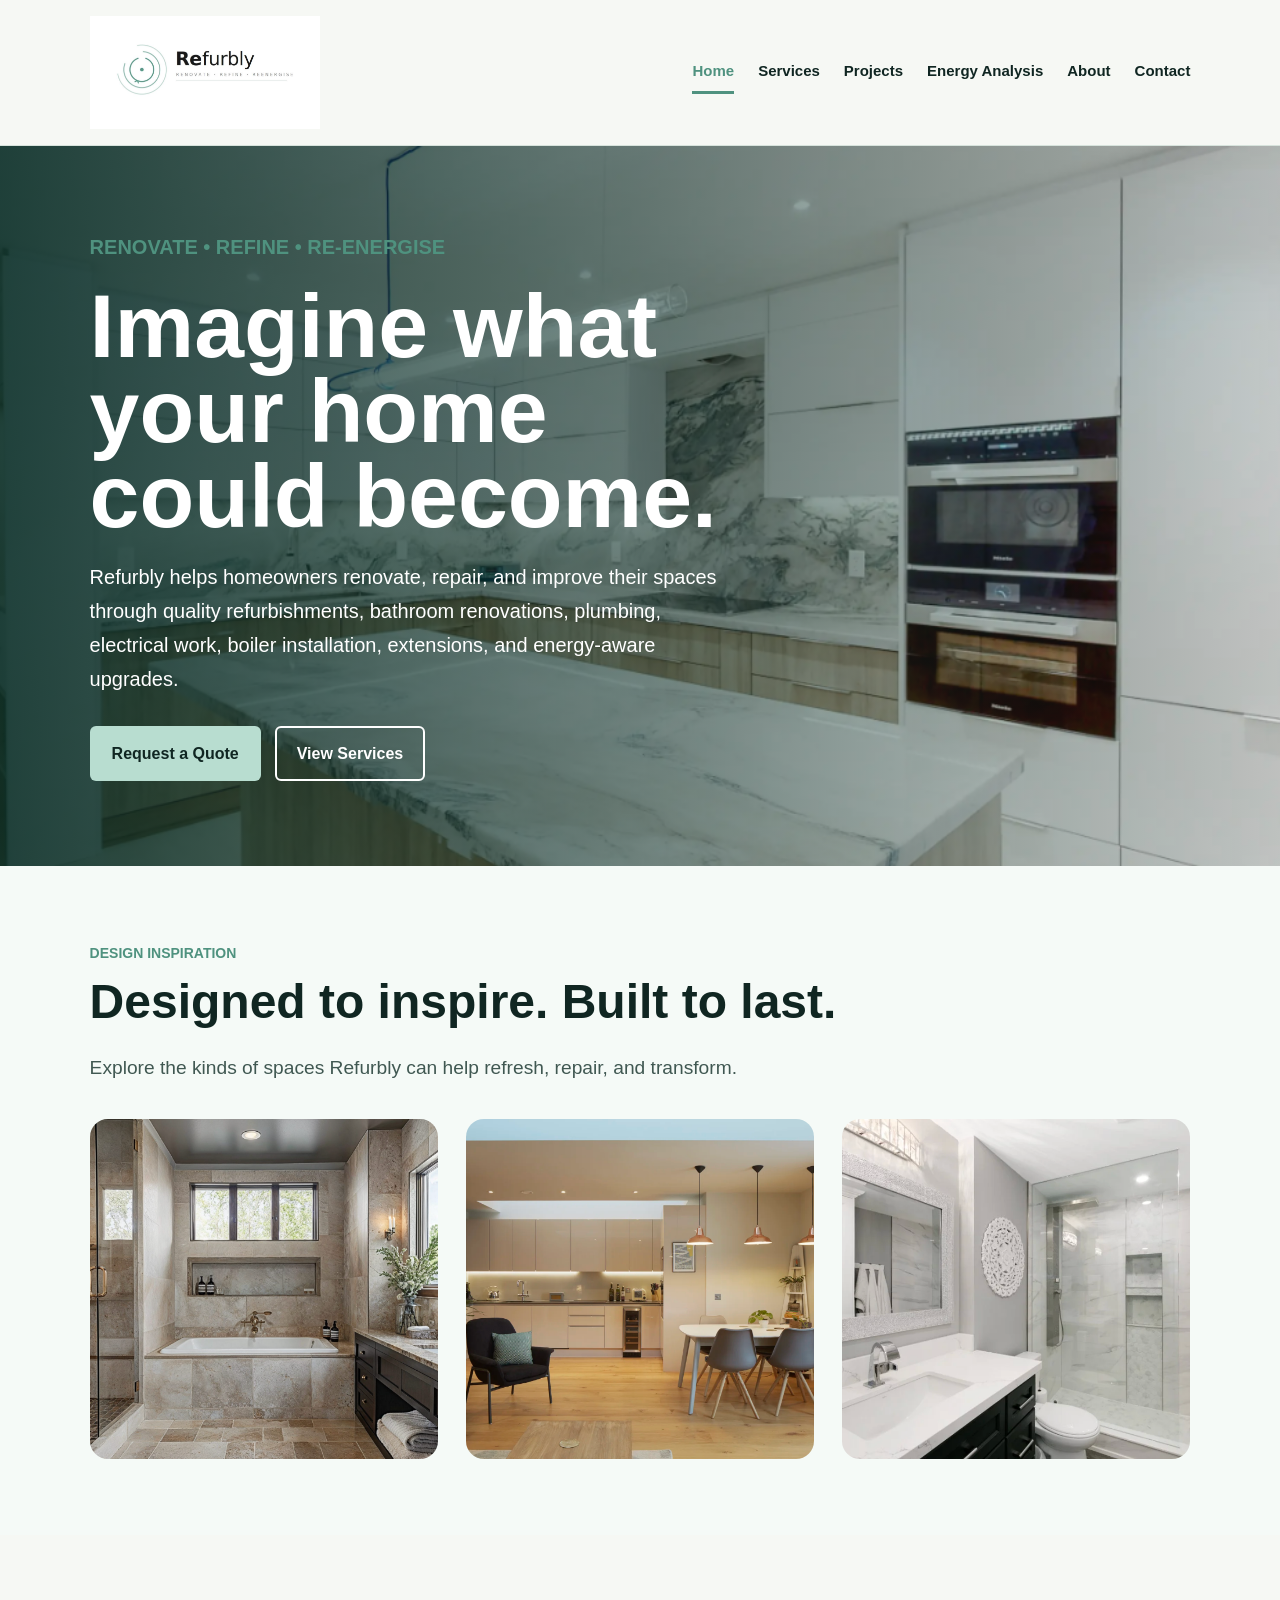
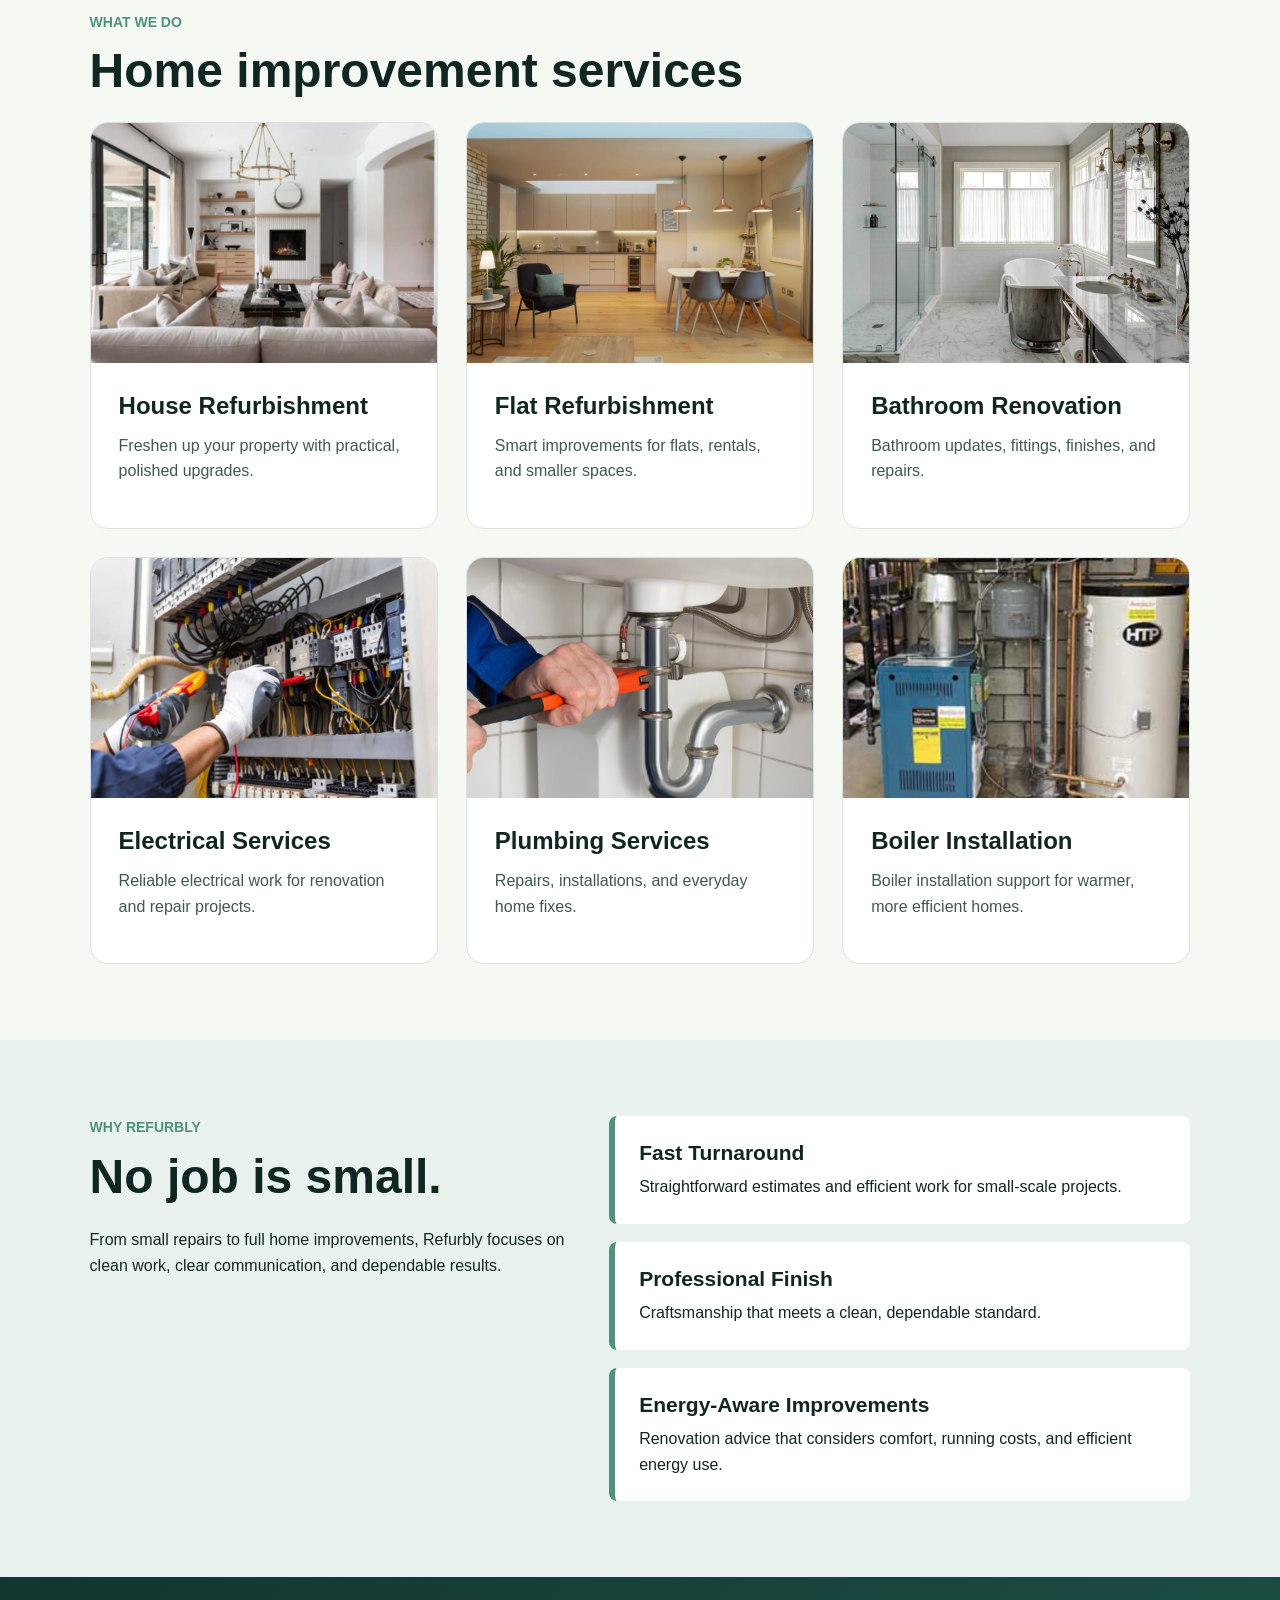
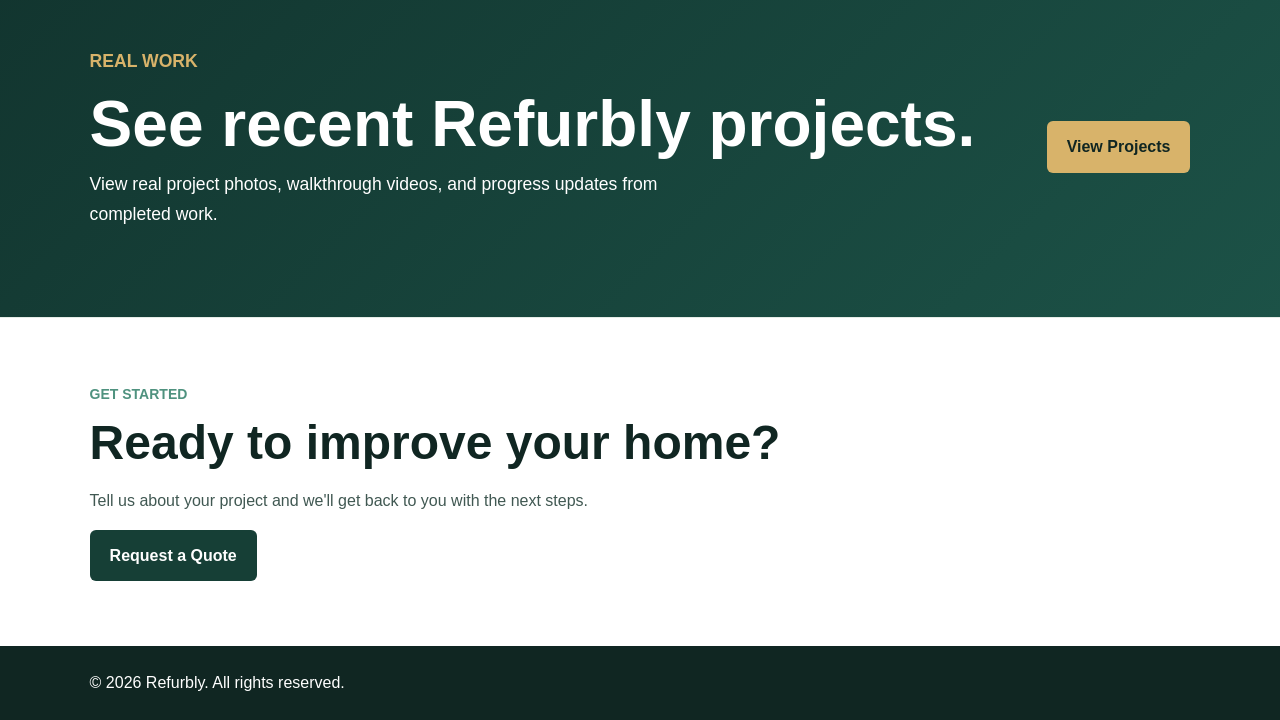
<file: index.html>
<!DOCTYPE html>
<html lang="en">
<head>
  <meta charset="UTF-8" />
  <meta name="viewport" content="width=device-width, initial-scale=1.0" />
  <title>Refurbly | Renovate, Refine, Re-energise</title>
  <link rel="icon" type="image/png" href="images/favicon.png">
  <link rel="stylesheet" href="style.css" />
</head>

<body>
  <header class="site-header">
    <a class="logo-link" href="index.html">
      <img src="images/logo.png" alt="Refurbly logo" class="logo" />
    </a>

    <nav class="nav-links" aria-label="Main navigation">
      <a href="index.html" class="active">Home</a>
      <a href="services.html">Services</a>
      <a href="projects.html">Projects</a>
      <a href="energy.html">Energy Analysis</a>
      <a href="about.html">About</a>
      <a href="contact.html">Contact</a>
    </nav>
  </header>

  <main>
    <section class="hero-photo" style="background-image: url('images/hero-kitchen.png');">
      <div class="hero-photo-overlay">
        <div class="hero-photo-text">
          <p class="eyebrow">Renovate • Refine • Re-energise</p>
          <h1>Imagine what your home could become.</h1>
          <p>
            Refurbly helps homeowners renovate, repair, and improve their spaces through
            quality refurbishments, bathroom renovations, plumbing, electrical work,
            boiler installation, extensions, and energy-aware upgrades.
          </p>

          <div class="hero-actions">
            <a class="button primary-button" href="contact.html">Request a Quote</a>
            <a class="button secondary-button light-button" href="services.html">View Services</a>
          </div>
        </div>
      </div>
    </section>

    <section class="section inspiration-section">
      <p class="eyebrow">Design inspiration</p>
      <h2>Designed to inspire. Built to last.</h2>
      <p class="section-intro">
        Explore the kinds of spaces Refurbly can help refresh, repair, and transform.
      </p>

      <div class="inspiration-grid">
        <img src="images/hero-luxury-bathroom.png" alt="Luxury bathroom inspiration" />
        <img src="images/hero-open-plan.png" alt="Open plan kitchen and living space" />
        <img src="images/hero-bathroom.png" alt="Modern bathroom inspiration" />
      </div>
    </section>

    <section class="section">
      <p class="eyebrow">What we do</p>
      <h2>Home improvement services</h2>

      <div class="service-grid image-service-grid">
        <article class="image-card">
          <img src="images/service-house.png" alt="House refurbishment" />
          <div>
            <h3>House Refurbishment</h3>
            <p>Freshen up your property with practical, polished upgrades.</p>
          </div>
        </article>

        <article class="image-card">
          <img src="images/service-flat.png" alt="Flat refurbishment" />
          <div>
            <h3>Flat Refurbishment</h3>
            <p>Smart improvements for flats, rentals, and smaller spaces.</p>
          </div>
        </article>

        <article class="image-card">
          <img src="images/service-bathroom.png" alt="Bathroom renovation" />
          <div>
            <h3>Bathroom Renovation</h3>
            <p>Bathroom updates, fittings, finishes, and repairs.</p>
          </div>
        </article>

        <article class="image-card">
          <img src="images/service-electrical.png" alt="Electrical services" />
          <div>
            <h3>Electrical Services</h3>
            <p>Reliable electrical work for renovation and repair projects.</p>
          </div>
        </article>

        <article class="image-card">
          <img src="images/service-plumbing.png" alt="Plumbing services" />
          <div>
            <h3>Plumbing Services</h3>
            <p>Repairs, installations, and everyday home fixes.</p>
          </div>
        </article>

        <article class="image-card">
          <img src="images/service-boiler.png" alt="Boiler installation" />
          <div>
            <h3>Boiler Installation</h3>
            <p>Boiler installation support for warmer, more efficient homes.</p>
          </div>
        </article>
      </div>
    </section>

    <section class="split-section">
      <div>
        <p class="eyebrow">Why Refurbly</p>
        <h2>No job is small.</h2>
        <p>
          From small repairs to full home improvements, Refurbly focuses on clean work,
          clear communication, and dependable results.
        </p>
      </div>

      <div class="feature-list">
        <div>
          <h3>Fast Turnaround</h3>
          <p>Straightforward estimates and efficient work for small-scale projects.</p>
        </div>
        <div>
          <h3>Professional Finish</h3>
          <p>Craftsmanship that meets a clean, dependable standard.</p>
        </div>
        <div>
          <h3>Energy-Aware Improvements</h3>
          <p>Renovation advice that considers comfort, running costs, and efficient energy use.</p>
        </div>
      </div>
    </section>

    <section class="project-preview">
      <div>
        <p class="eyebrow">Real work</p>
        <h2>See recent Refurbly projects.</h2>
        <p>
          View real project photos, walkthrough videos, and progress updates from completed work.
        </p>
      </div>

      <a class="button primary-button" href="projects.html">View Projects</a>
    </section>

    <!-- CONTACT -->
    <section class="contact-section">
      <p class="eyebrow">Get Started</p>

      <h2>Ready to improve your home?</h2>

      <p>
      Tell us about your project and we'll get back to you with the next steps.
      </p>

      <a class="button primary-button" href="contact.html">
      Request a Quote
      </a>
      </section>
  </main>

  <footer>
    <p>© 2026 Refurbly. All rights reserved.</p>
  </footer>
</body>
</html>
</file>
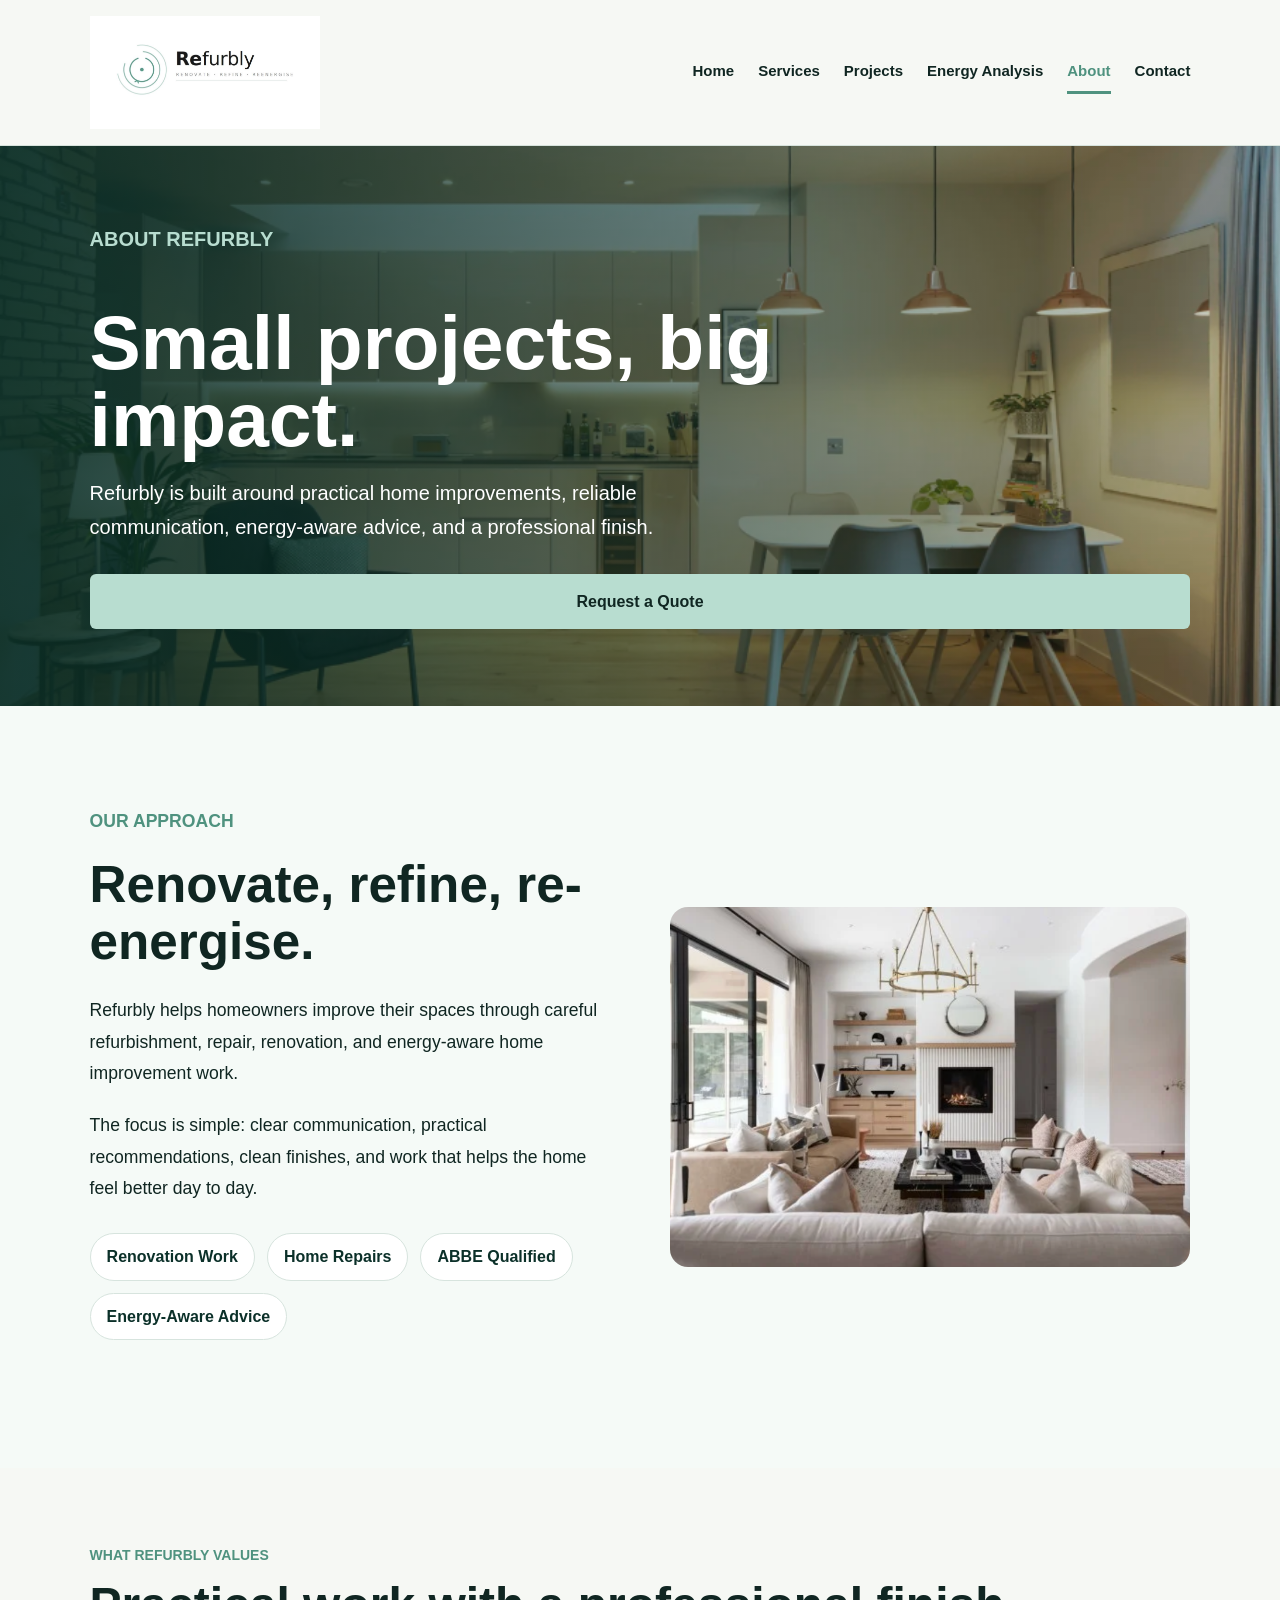
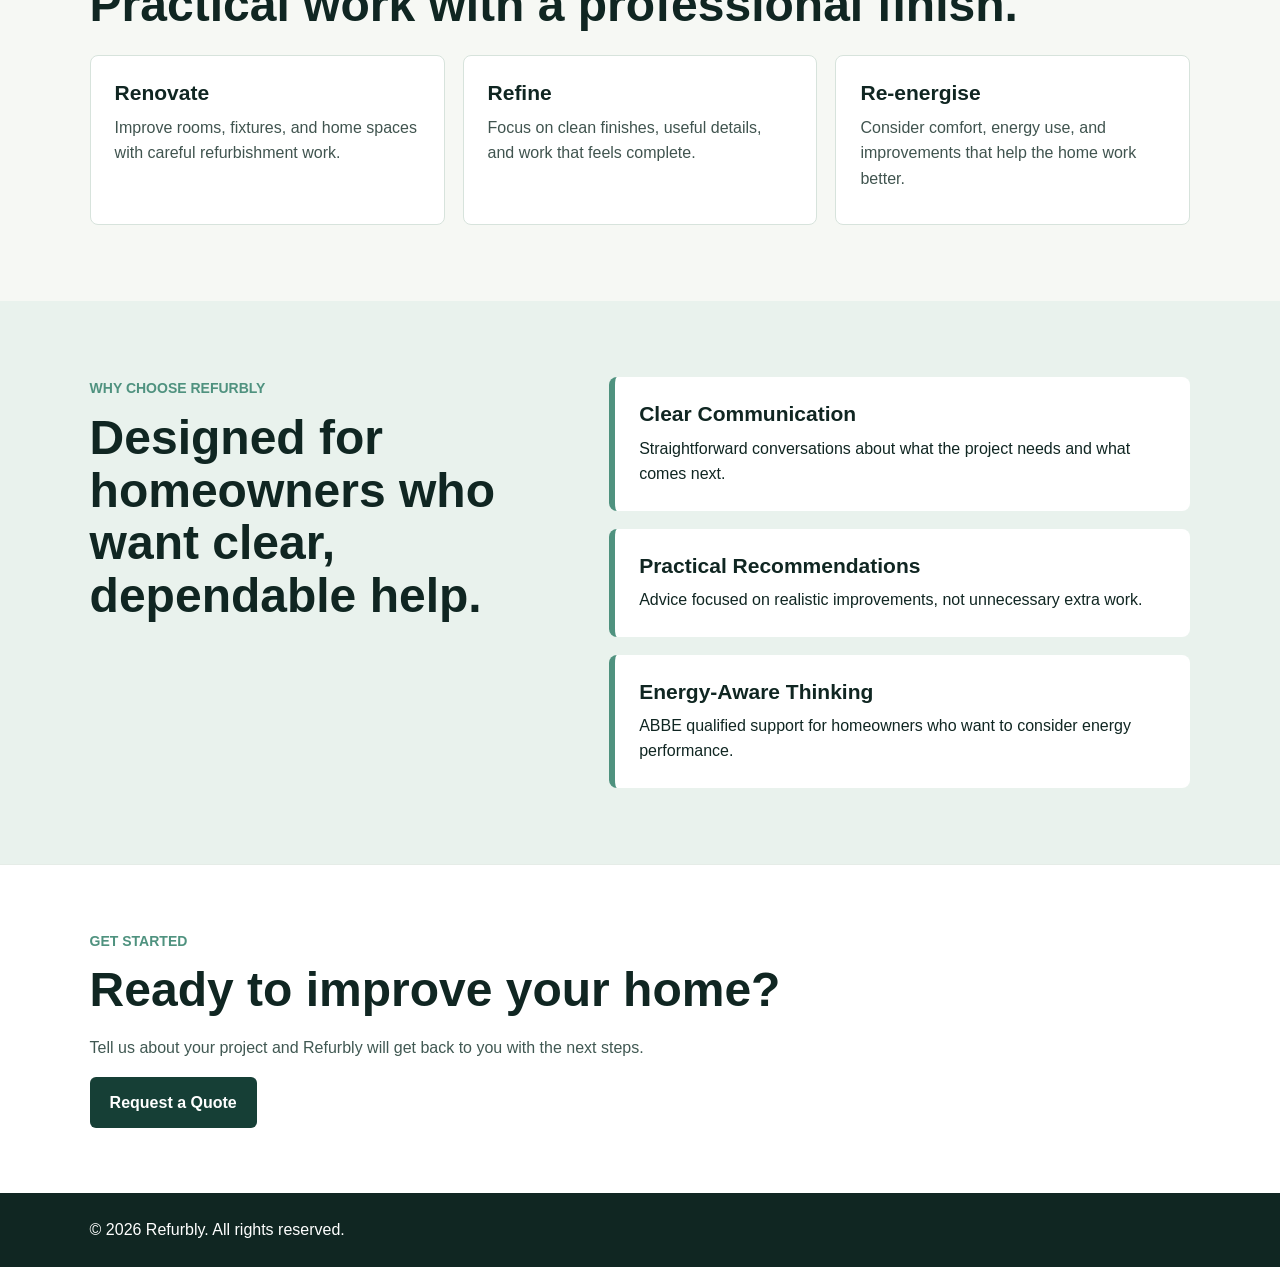
<file: about.html>
<!DOCTYPE html>
<html lang="en">
<head>
  <meta charset="UTF-8" />
  <meta name="viewport" content="width=device-width, initial-scale=1.0" />
  <title>About | Refurbly</title>
  <link rel="icon" type="image/png" href="images/favicon.png">
  <link rel="stylesheet" href="style.css" />
</head>

<body>
  <header class="site-header">
    <a class="logo-link" href="index.html">
      <img src="images/logo.png" alt="Refurbly logo" class="logo" />
    </a>

    <nav class="nav-links">
      <a href="index.html">Home</a>
      <a href="services.html">Services</a>
      <a href="projects.html">Projects</a>
      <a href="energy.html">Energy Analysis</a>
      <a href="about.html" class="active">About</a>
      <a href="contact.html">Contact</a>
    </nav>
  </header>

  <main>
    <section class="services-hero" style="background-image: url('images/hero-open-plan.png');">
      <div class="services-hero-overlay">
        <p class="eyebrow">About Refurbly</p>
        <h1>Small projects, big impact.</h1>
        <p>
          Refurbly is built around practical home improvements, reliable communication,
          energy-aware advice, and a professional finish.
        </p>
        <a class="button primary-button" href="contact.html">Request a Quote</a>
      </div>
    </section>

    <section class="energy-highlight">
      <div class="energy-content">
        <p class="eyebrow">Our Approach</p>
        <h2>Renovate, refine, re-energise.</h2>

        <p>
          Refurbly helps homeowners improve their spaces through careful refurbishment,
          repair, renovation, and energy-aware home improvement work.
        </p>

        <p>
          The focus is simple: clear communication, practical recommendations,
          clean finishes, and work that helps the home feel better day to day.
        </p>

        <div class="credential-list">
          <span>Renovation Work</span>
          <span>Home Repairs</span>
          <span>ABBE Qualified</span>
          <span>Energy-Aware Advice</span>
        </div>
      </div>

      <div class="energy-image">
        <img src="images/service-house.png" alt="Modern refurbished home interior">
      </div>
    </section>

    <section class="section">
      <p class="eyebrow">What Refurbly Values</p>
      <h2>Practical work with a professional finish.</h2>

      <div class="service-grid">
        <article class="service-card">
          <h3>Renovate</h3>
          <p>Improve rooms, fixtures, and home spaces with careful refurbishment work.</p>
        </article>

        <article class="service-card">
          <h3>Refine</h3>
          <p>Focus on clean finishes, useful details, and work that feels complete.</p>
        </article>

        <article class="service-card">
          <h3>Re-energise</h3>
          <p>Consider comfort, energy use, and improvements that help the home work better.</p>
        </article>
      </div>
    </section>

    <section class="split-section">
      <div>
        <p class="eyebrow">Why Choose Refurbly</p>
        <h2>Designed for homeowners who want clear, dependable help.</h2>
      </div>

      <div class="feature-list">
        <div>
          <h3>Clear Communication</h3>
          <p>Straightforward conversations about what the project needs and what comes next.</p>
        </div>

        <div>
          <h3>Practical Recommendations</h3>
          <p>Advice focused on realistic improvements, not unnecessary extra work.</p>
        </div>

        <div>
          <h3>Energy-Aware Thinking</h3>
          <p>ABBE qualified support for homeowners who want to consider energy performance.</p>
        </div>
      </div>
    </section>

    <section class="contact-section">
      <p class="eyebrow">Get Started</p>
      <h2>Ready to improve your home?</h2>
      <p>
        Tell us about your project and Refurbly will get back to you with the next steps.
      </p>
      <a class="button primary-button" href="contact.html">Request a Quote</a>
    </section>
  </main>

  <footer>
    <p>© 2026 Refurbly. All rights reserved.</p>
  </footer>
</body>
</html>
</file>
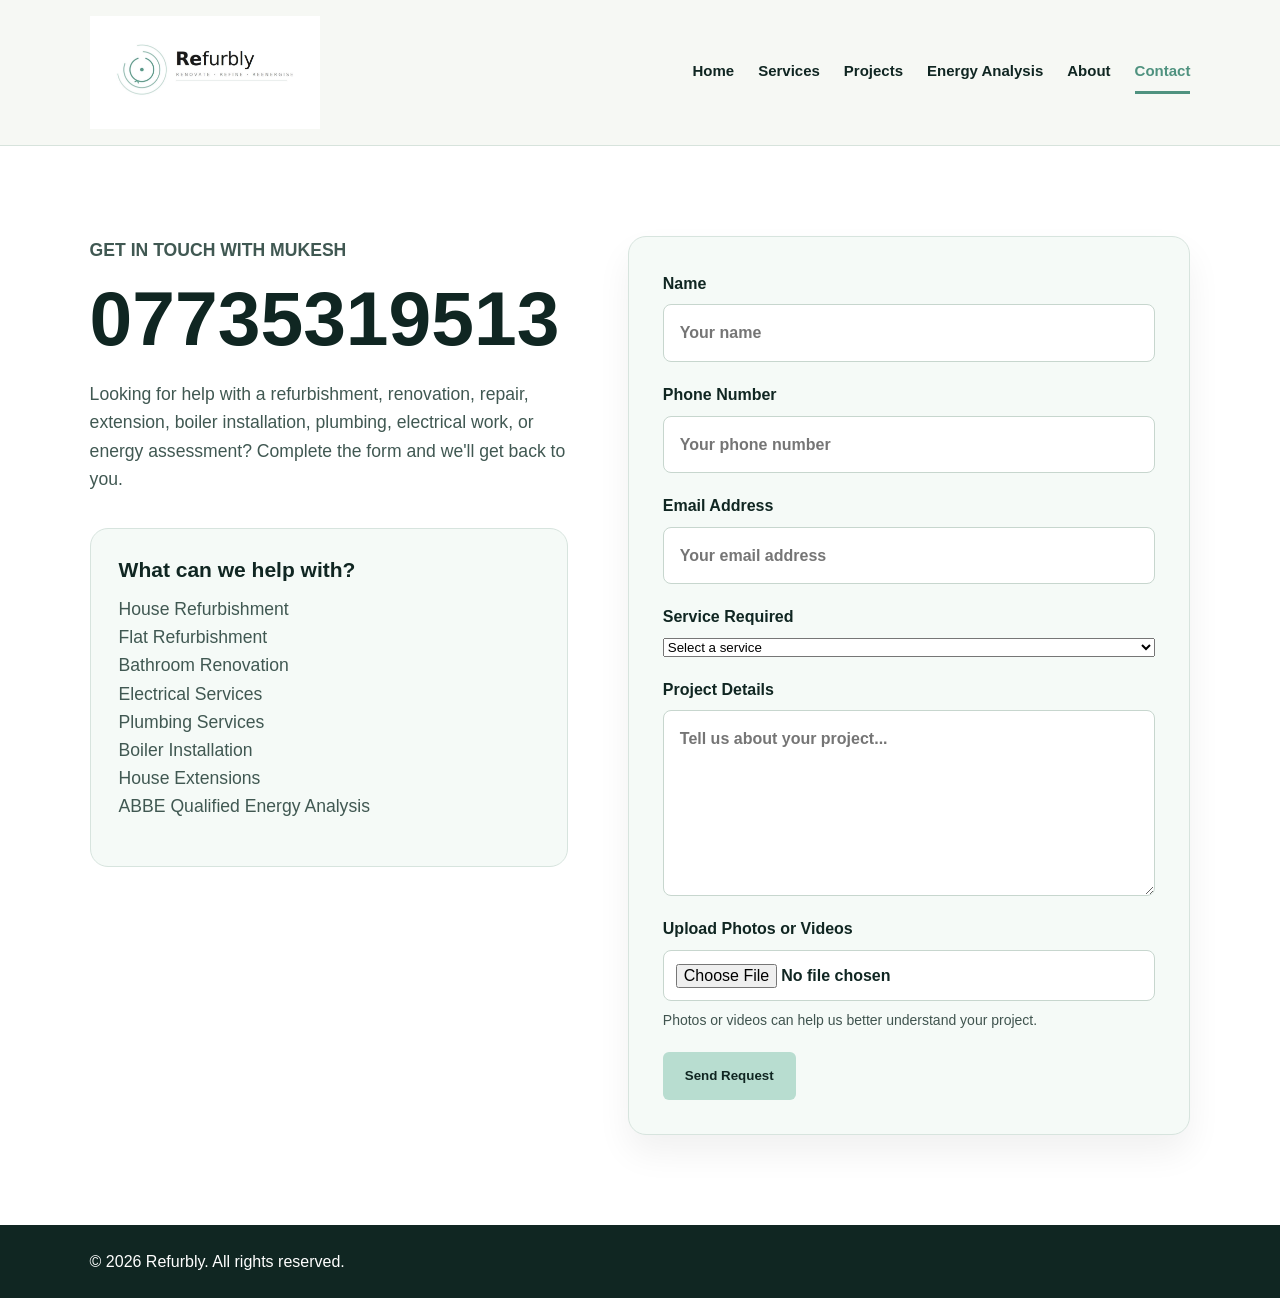
<file: contact.html>
<!DOCTYPE html>
<html lang="en">
<head>
  <meta charset="UTF-8" />
  <meta name="viewport" content="width=device-width, initial-scale=1.0" />
  <title>Contact | Refurbly</title>
  <link rel="icon" type="image/png" href="images/favicon.png">
  <link rel="stylesheet" href="style.css" />
</head>

<body>
  <header class="site-header">
    <a class="logo-link" href="index.html">
      <img src="images/logo.png" alt="Refurbly logo" class="logo" />
    </a>

    <nav class="nav-links">
      <a href="index.html">Home</a>
      <a href="services.html">Services</a>
      <a href="projects.html">Projects</a>
      <a href="energy.html">Energy Analysis</a>
      <a href="about.html">About</a>
      <a href="contact.html" class="active">Contact</a>
    </nav>
  </header>

  <main>
    <section class="section contact-page-section">
      <div class="contact-grid">

        <div class="contact-info">
          <p class="eyebrow">Get In Touch With Mukesh</p>

          <h2>07735319513</h2>

          <p>
            Looking for help with a refurbishment, renovation, repair,
            extension, boiler installation, plumbing, electrical work,
            or energy assessment? Complete the form and we'll get back to you.
          </p>

          <div class="contact-info-card">
            <h3>What can we help with?</h3>
            <p>
              House Refurbishment<br>
              Flat Refurbishment<br>
              Bathroom Renovation<br>
              Electrical Services<br>
              Plumbing Services<br>
              Boiler Installation<br>
              House Extensions<br>
              ABBE Qualified Energy Analysis
            </p>
          </div>
        </div>

        <form
          class="contact-form"
          action="https://formspree.io/f/xeewokvj"
          method="POST"
          enctype="multipart/form-data"
        >

          <label>
            Name
            <input
              type="text"
              name="name"
              placeholder="Your name"
              required
            />
          </label>

          <label>
            Phone Number
            <input
              type="tel"
              name="phone"
              placeholder="Your phone number"
              required
            />
          </label>

          <label>
            Email Address
            <input
              type="email"
              name="email"
              placeholder="Your email address"
              required
            />
          </label>

          <label>
            Service Required
            <select name="service" required>
              <option value="">Select a service</option>
              <option>House Refurbishment</option>
              <option>Flat Refurbishment</option>
              <option>Bathroom Renovation</option>
              <option>Electrical Services</option>
              <option>Plumbing Services</option>
              <option>Boiler Installation</option>
              <option>House Extension</option>
              <option>Energy Analysis</option>
            </select>
          </label>

          <label>
            Project Details
            <textarea
              name="message"
              rows="6"
              placeholder="Tell us about your project..."
              required
            ></textarea>
          </label>

          <label>
            Upload Photos or Videos
            <input
              type="file"
              name="attachment"
              accept="image/*,video/*"
            />
            <span class="field-note">
              Photos or videos can help us better understand your project.
            </span>
          </label>

          <button class="button primary-button" type="submit">
            Send Request
          </button>

        </form>

      </div>
    </section>
  </main>

  <footer>
    <p>© 2026 Refurbly. All rights reserved.</p>
  </footer>
</body>
</html>
</file>
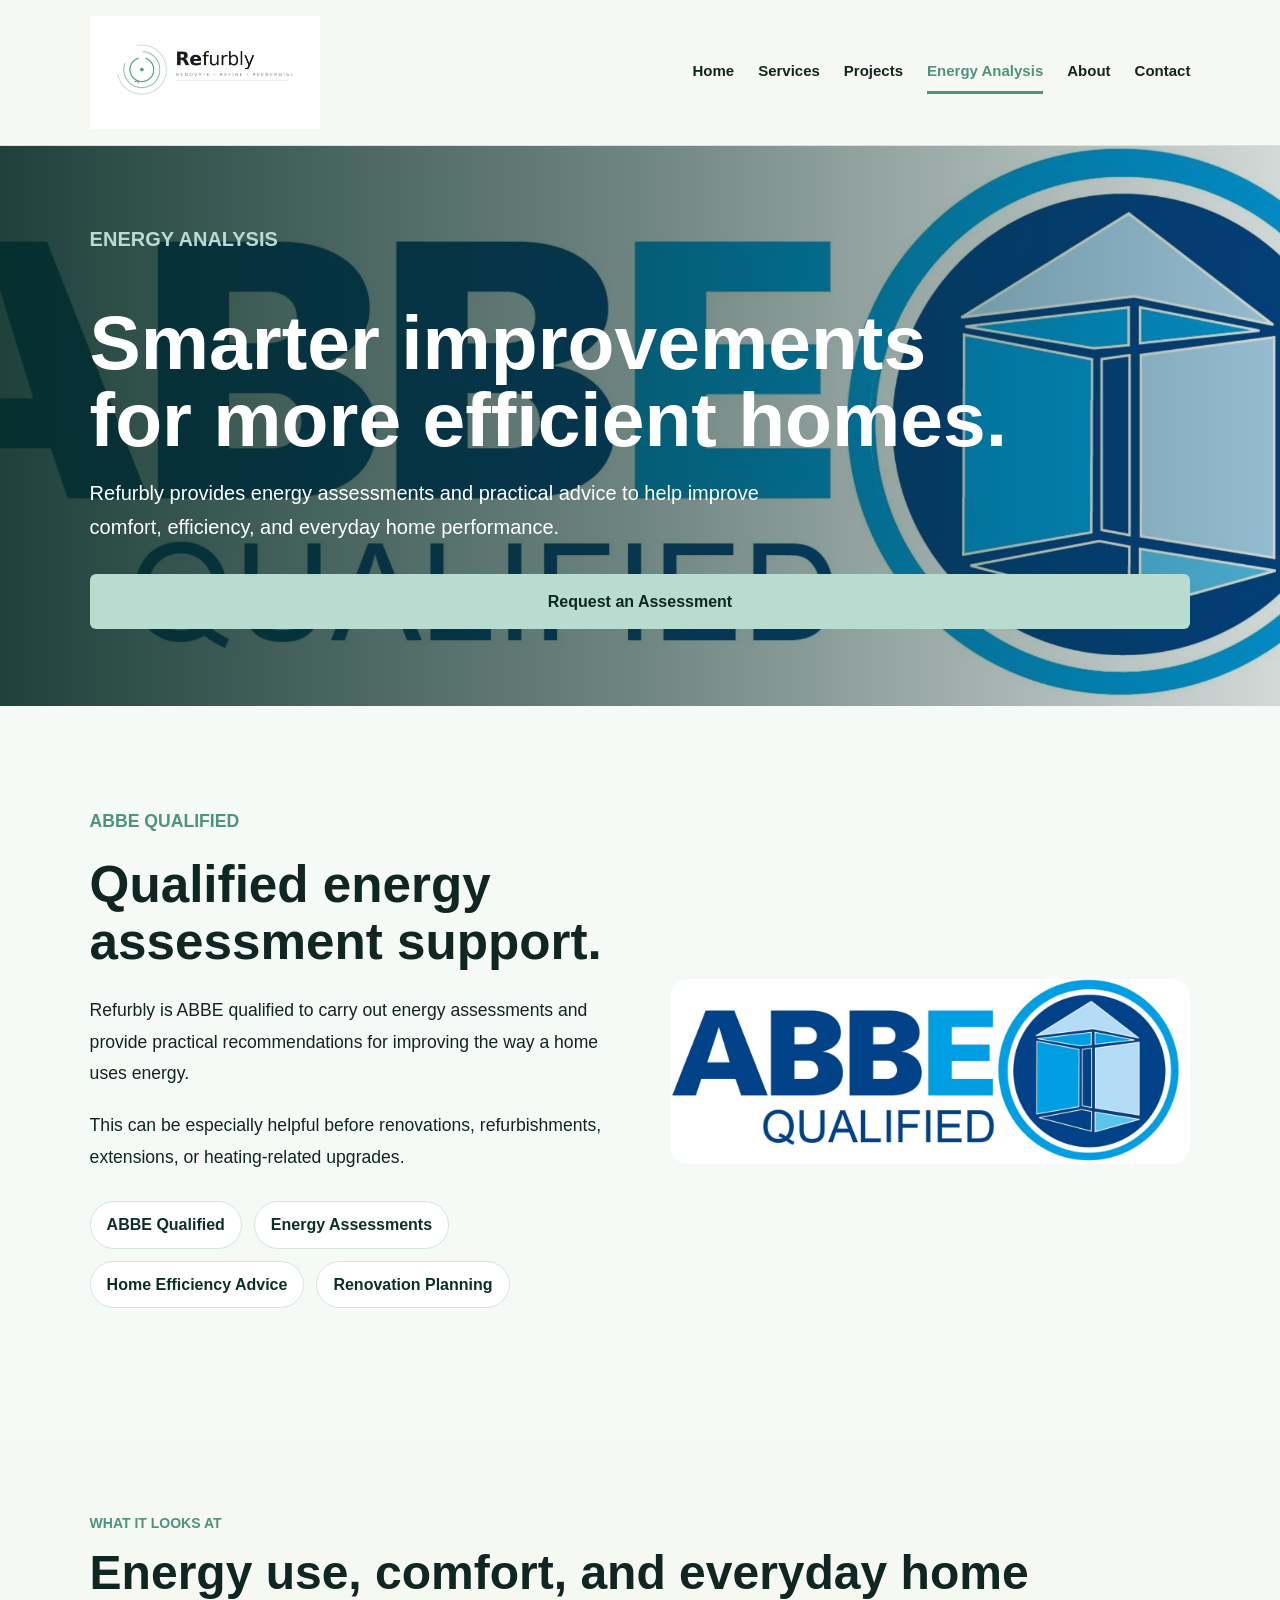
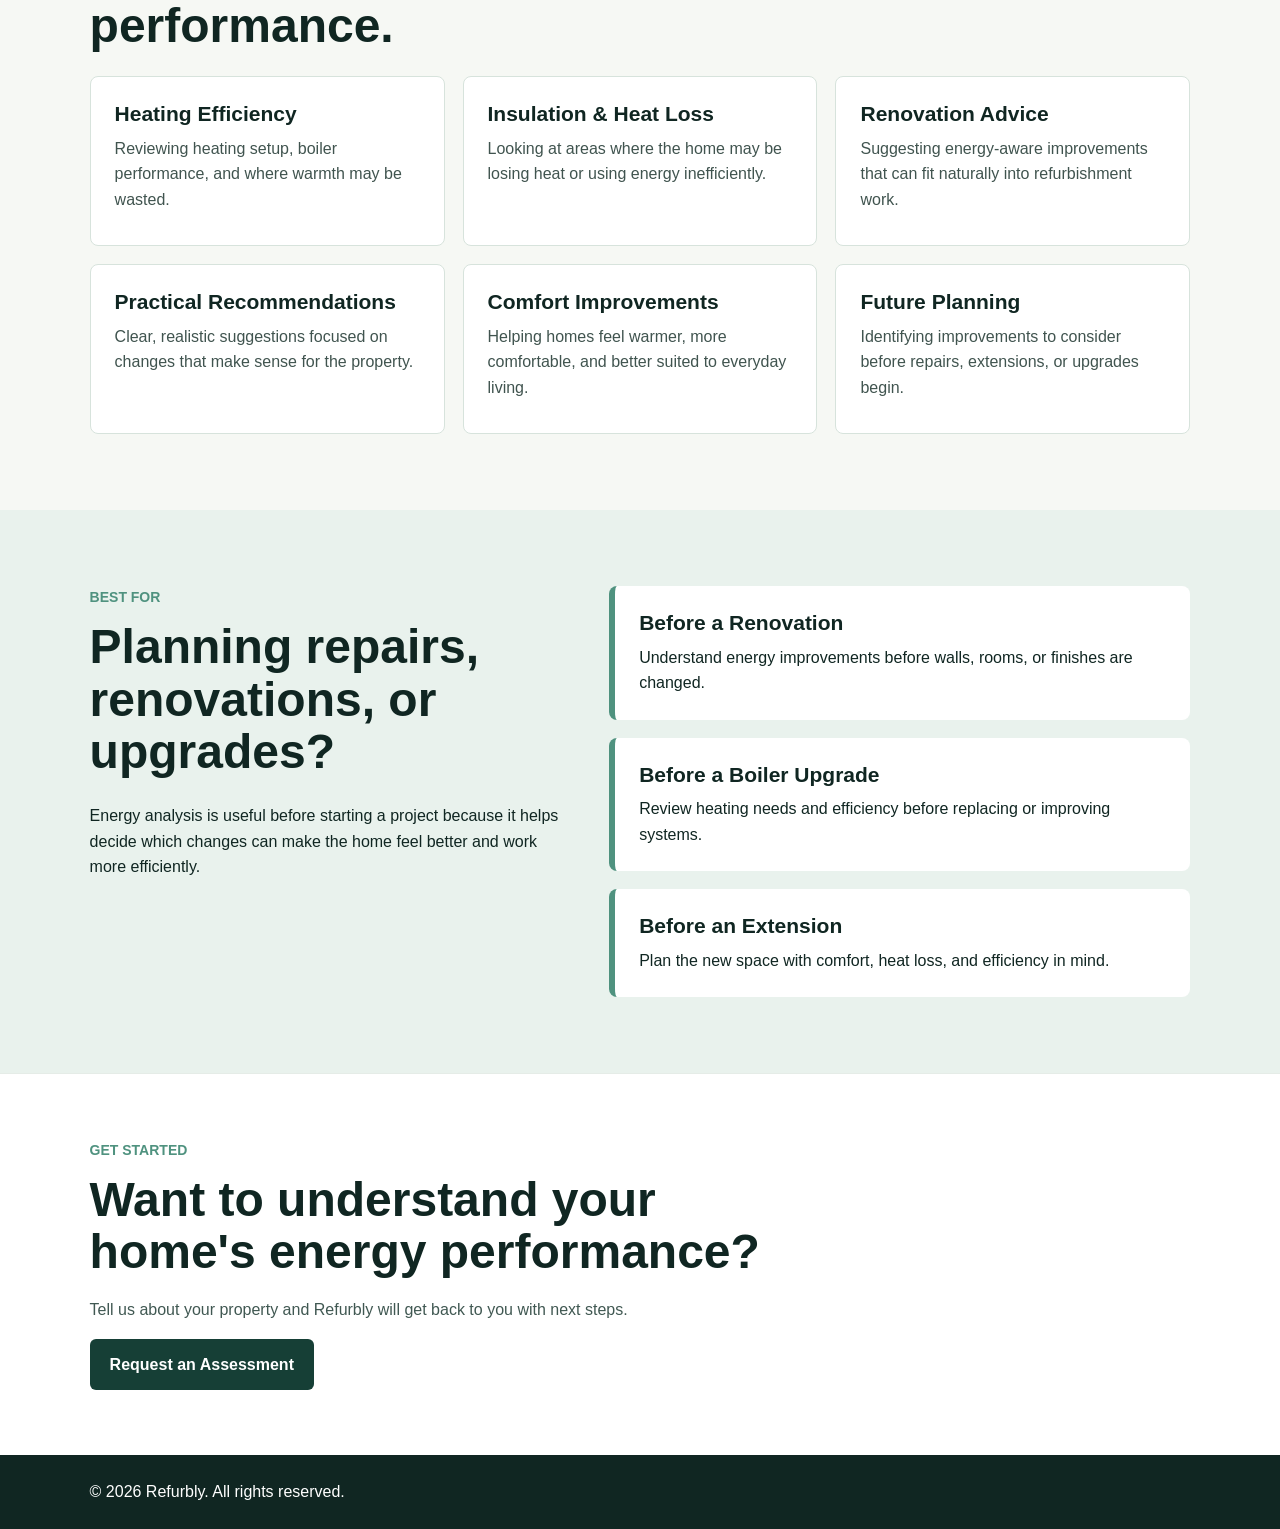
<file: energy.html>
<!DOCTYPE html>
<html lang="en">
<head>
  <meta charset="UTF-8" />
  <meta name="viewport" content="width=device-width, initial-scale=1.0" />
  <title>Energy Analysis | Refurbly</title>
  <link rel="icon" type="image/png" href="images/favicon.png">
  <link rel="stylesheet" href="style.css" />
</head>

<body>
  <header class="site-header">
    <a class="logo-link" href="index.html">
      <img src="images/logo.png" alt="Refurbly logo" class="logo" />
    </a>

    <nav class="nav-links">
      <a href="index.html">Home</a>
      <a href="services.html">Services</a>
      <a href="projects.html">Projects</a>
      <a href="energy.html" class="active">Energy Analysis</a>
      <a href="about.html">About</a>
      <a href="contact.html">Contact</a>
    </nav>
  </header>

  <main>
    <section class="services-hero" style="background-image: url('images/service-energy.png');">
      <div class="services-hero-overlay">
        <p class="eyebrow">Energy Analysis</p>
        <h1>Smarter improvements for more efficient homes.</h1>
        <p>
          Refurbly provides energy assessments and practical advice to help improve
          comfort, efficiency, and everyday home performance.
        </p>
        <a class="button primary-button" href="contact.html">Request an Assessment</a>
      </div>
    </section>

    <section class="energy-highlight">
      <div class="energy-content">
        <p class="eyebrow">ABBE Qualified</p>
        <h2>Qualified energy assessment support.</h2>

        <p>
          Refurbly is ABBE qualified to carry out energy assessments and provide
          practical recommendations for improving the way a home uses energy.
        </p>

        <p>
          This can be especially helpful before renovations, refurbishments,
          extensions, or heating-related upgrades.
        </p>

        <div class="credential-list">
          <span>ABBE Qualified</span>
          <span>Energy Assessments</span>
          <span>Home Efficiency Advice</span>
          <span>Renovation Planning</span>
        </div>
      </div>

      <div class="energy-image">
        <img src="images/service-energy.png" alt="Energy assessment and home efficiency analysis">
      </div>
    </section>

    <section class="section">
      <p class="eyebrow">What it looks at</p>
      <h2>Energy use, comfort, and everyday home performance.</h2>

      <div class="service-grid">
        <article class="service-card">
          <h3>Heating Efficiency</h3>
          <p>Reviewing heating setup, boiler performance, and where warmth may be wasted.</p>
        </article>

        <article class="service-card">
          <h3>Insulation & Heat Loss</h3>
          <p>Looking at areas where the home may be losing heat or using energy inefficiently.</p>
        </article>

        <article class="service-card">
          <h3>Renovation Advice</h3>
          <p>Suggesting energy-aware improvements that can fit naturally into refurbishment work.</p>
        </article>

        <article class="service-card">
          <h3>Practical Recommendations</h3>
          <p>Clear, realistic suggestions focused on changes that make sense for the property.</p>
        </article>

        <article class="service-card">
          <h3>Comfort Improvements</h3>
          <p>Helping homes feel warmer, more comfortable, and better suited to everyday living.</p>
        </article>

        <article class="service-card">
          <h3>Future Planning</h3>
          <p>Identifying improvements to consider before repairs, extensions, or upgrades begin.</p>
        </article>
      </div>
    </section>

    <section class="split-section">
      <div>
        <p class="eyebrow">Best for</p>
        <h2>Planning repairs, renovations, or upgrades?</h2>
        <p>
          Energy analysis is useful before starting a project because it helps decide
          which changes can make the home feel better and work more efficiently.
        </p>
      </div>

      <div class="feature-list">
        <div>
          <h3>Before a Renovation</h3>
          <p>Understand energy improvements before walls, rooms, or finishes are changed.</p>
        </div>

        <div>
          <h3>Before a Boiler Upgrade</h3>
          <p>Review heating needs and efficiency before replacing or improving systems.</p>
        </div>

        <div>
          <h3>Before an Extension</h3>
          <p>Plan the new space with comfort, heat loss, and efficiency in mind.</p>
        </div>
      </div>
    </section>

    <section class="contact-section">
      <p class="eyebrow">Get Started</p>
      <h2>Want to understand your home's energy performance?</h2>
      <p>
        Tell us about your property and Refurbly will get back to you with next steps.
      </p>
      <a class="button primary-button" href="contact.html">Request an Assessment</a>
    </section>
  </main>

  <footer>
    <p>© 2026 Refurbly. All rights reserved.</p>
  </footer>
</body>
</html>
</file>
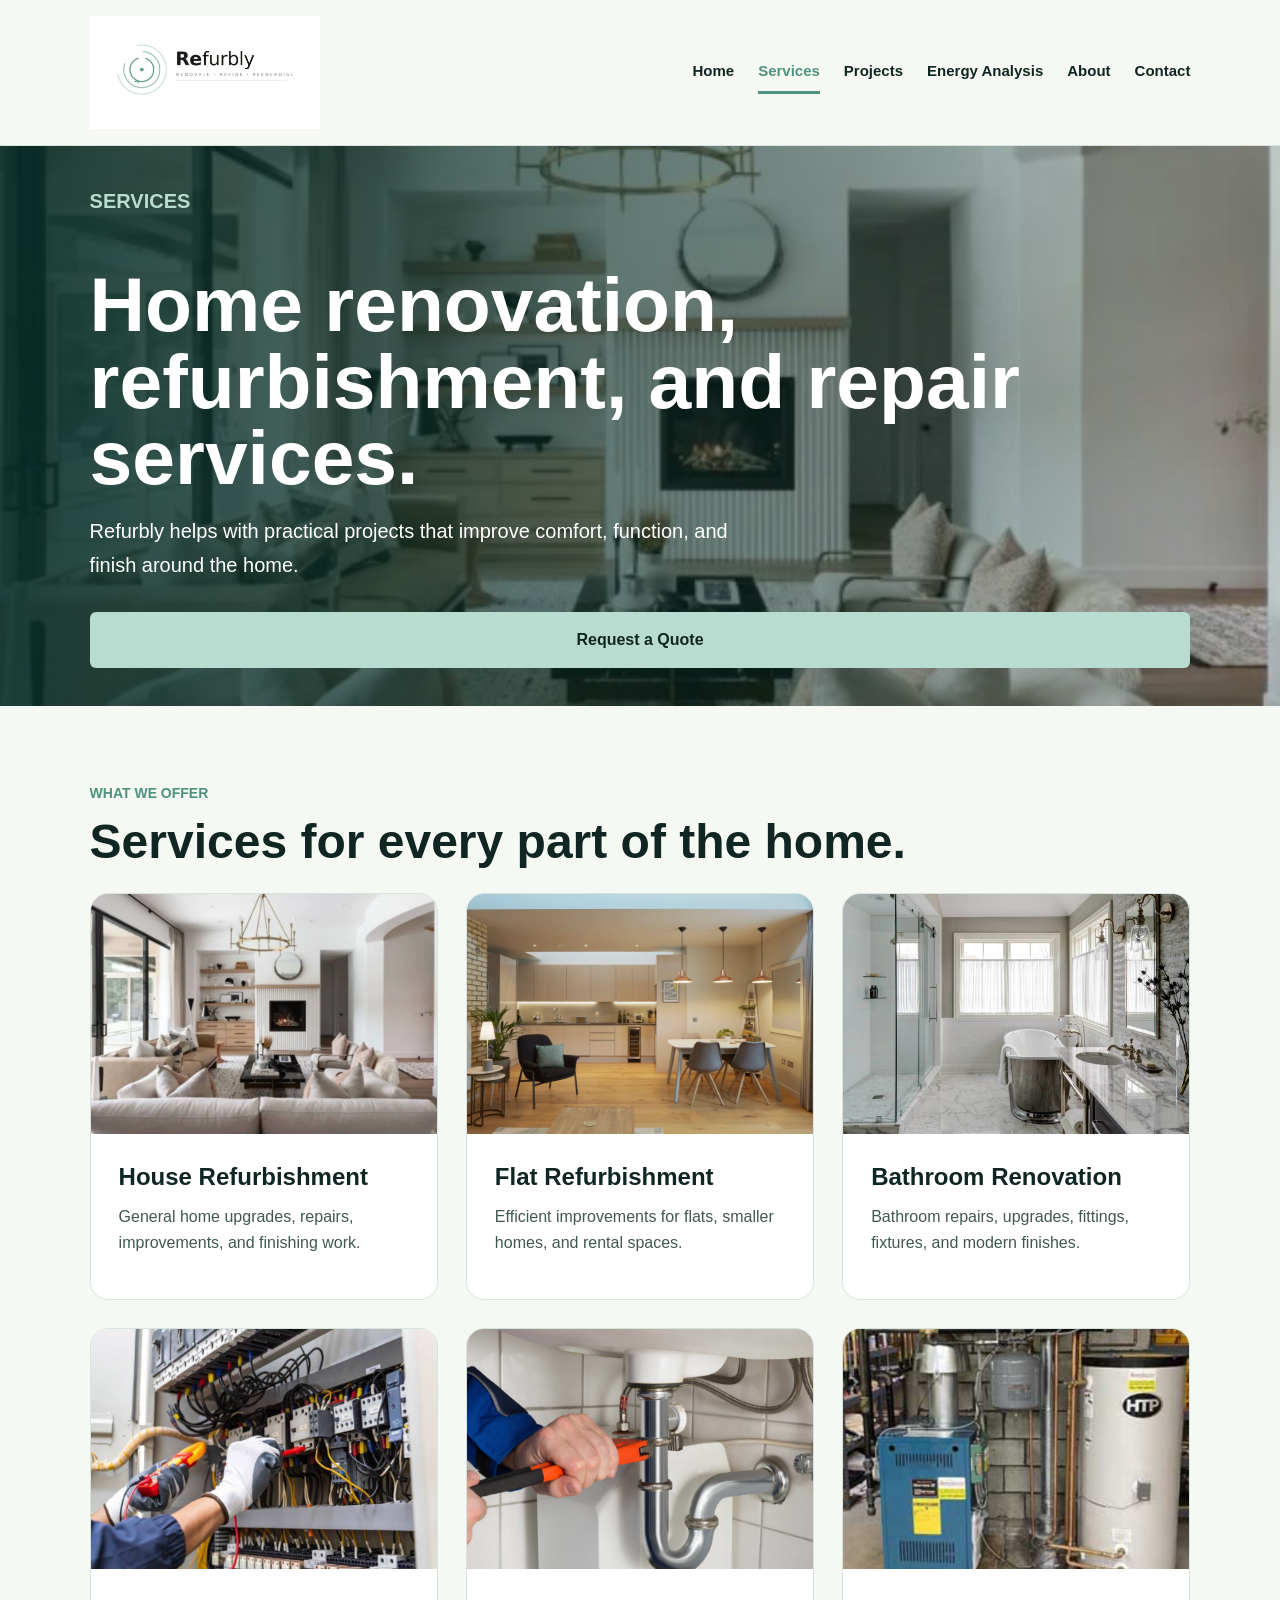
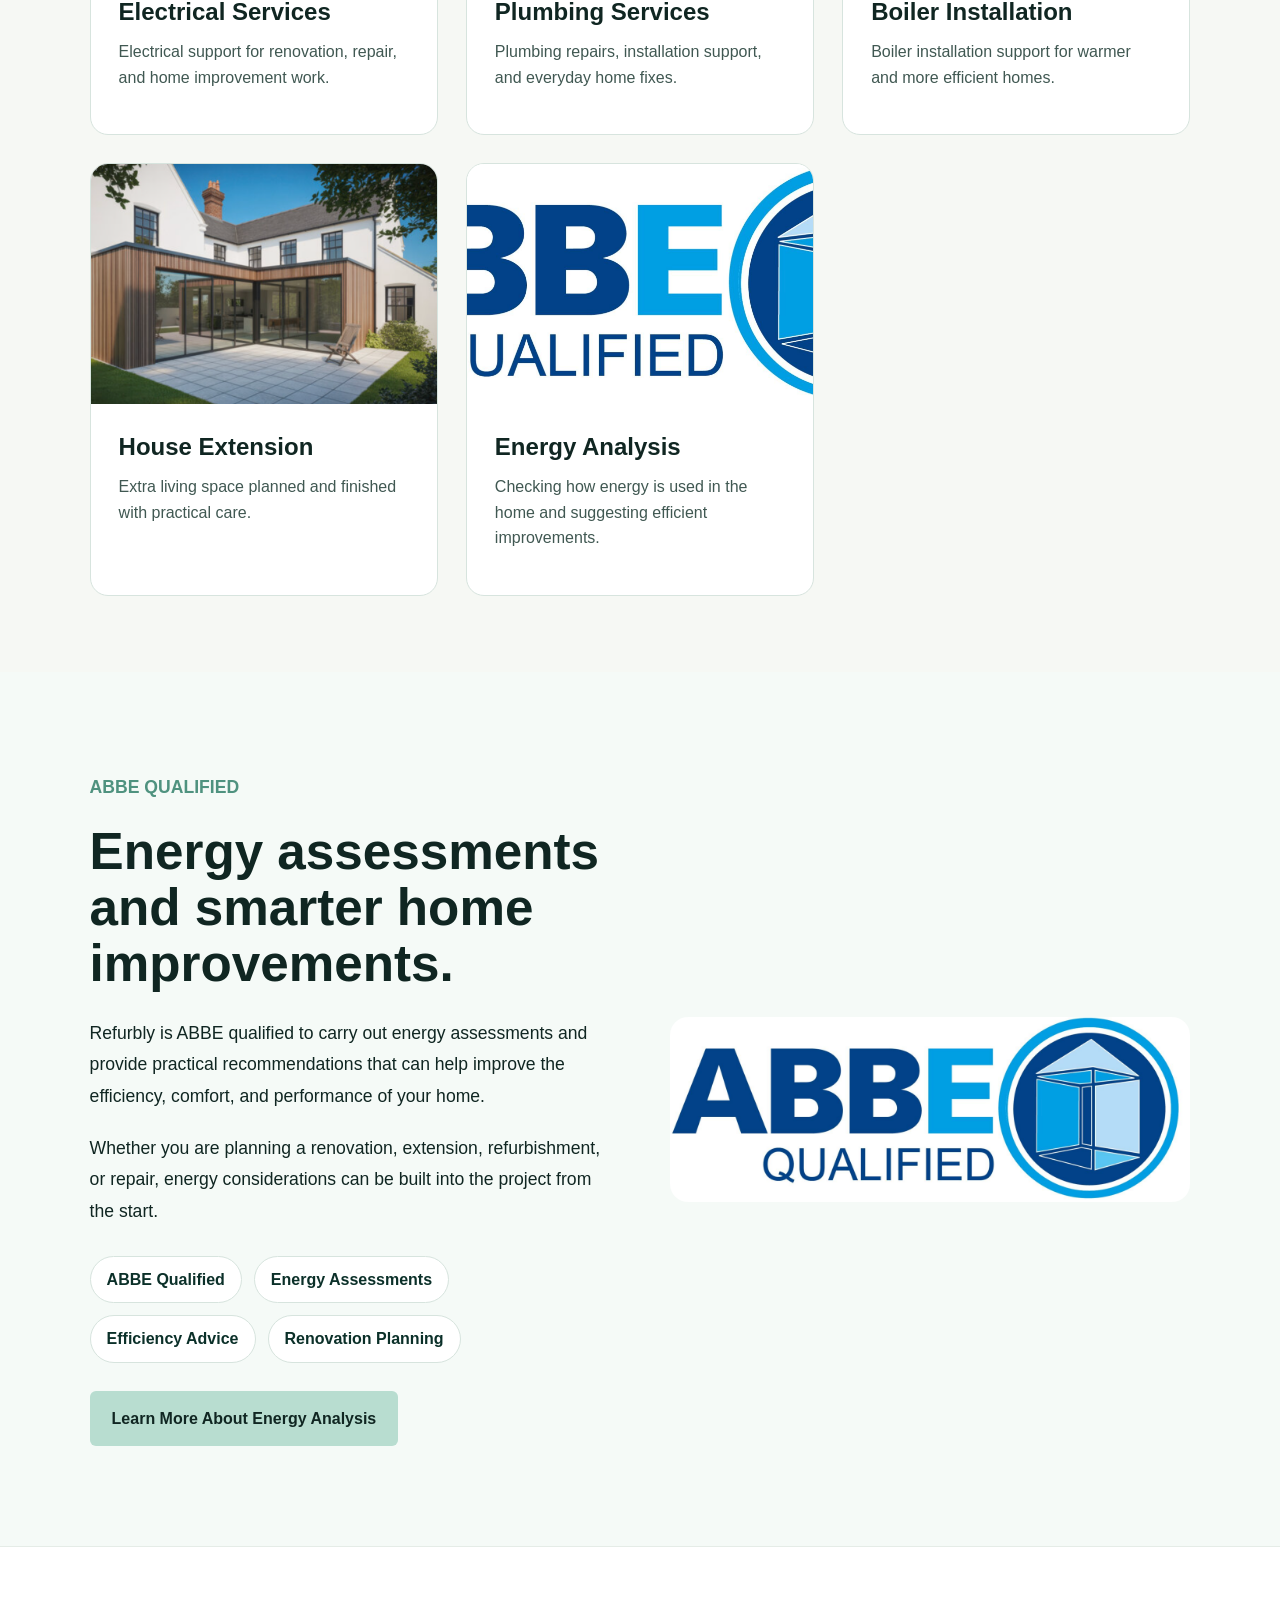
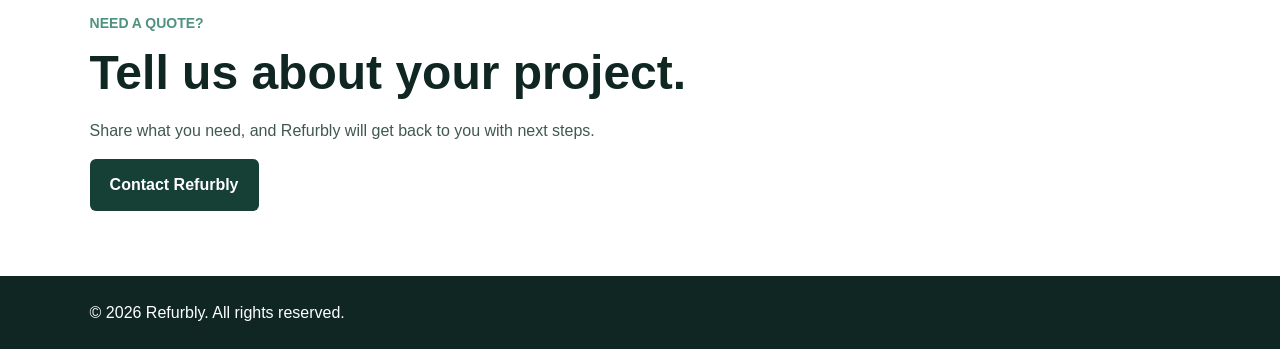
<file: services.html>
<!DOCTYPE html>
<html lang="en">
<head>
  <meta charset="UTF-8" />
  <meta name="viewport" content="width=device-width, initial-scale=1.0" />
  <title>Services | Refurbly</title>
  <link rel="icon" type="image/png" href="images/favicon.png">
  <link rel="stylesheet" href="style.css" />
</head>

<body>
  <header class="site-header">
    <a class="logo-link" href="index.html">
      <img src="images/logo.png" alt="Refurbly logo" class="logo" />
    </a>

    <nav class="nav-links">
      <a href="index.html">Home</a>
      <a href="services.html" class="active">Services</a>
      <a href="projects.html">Projects</a>
      <a href="energy.html">Energy Analysis</a>
      <a href="about.html">About</a>
      <a href="contact.html">Contact</a>
    </nav>
  </header>

  <main>
    <section class="services-hero" style="background-image: url('images/service-house.png');">
      <div class="services-hero-overlay">
        <p class="eyebrow">Services</p>
        <h1>Home renovation, refurbishment, and repair services.</h1>
        <p>
          Refurbly helps with practical projects that improve comfort, function,
          and finish around the home.
        </p>
        <a class="button primary-button" href="contact.html">Request a Quote</a>
      </div>
    </section>

    <section class="section">
      <p class="eyebrow">What we offer</p>
      <h2>Services for every part of the home.</h2>

      <div class="service-grid image-service-grid">
        <article class="image-card">
          <img src="images/service-house.png" alt="House refurbishment" />
          <div>
            <h3>House Refurbishment</h3>
            <p>General home upgrades, repairs, improvements, and finishing work.</p>
          </div>
        </article>

        <article class="image-card">
          <img src="images/service-flat.png" alt="Flat refurbishment" />
          <div>
            <h3>Flat Refurbishment</h3>
            <p>Efficient improvements for flats, smaller homes, and rental spaces.</p>
          </div>
        </article>

        <article class="image-card">
          <img src="images/service-bathroom.png" alt="Bathroom renovation" />
          <div>
            <h3>Bathroom Renovation</h3>
            <p>Bathroom repairs, upgrades, fittings, fixtures, and modern finishes.</p>
          </div>
        </article>

        <article class="image-card">
          <img src="images/service-electrical.png" alt="Electrical services" />
          <div>
            <h3>Electrical Services</h3>
            <p>Electrical support for renovation, repair, and home improvement work.</p>
          </div>
        </article>

        <article class="image-card">
          <img src="images/service-plumbing.png" alt="Plumbing services" />
          <div>
            <h3>Plumbing Services</h3>
            <p>Plumbing repairs, installation support, and everyday home fixes.</p>
          </div>
        </article>

        <article class="image-card">
          <img src="images/service-boiler.png" alt="Boiler installation" />
          <div>
            <h3>Boiler Installation</h3>
            <p>Boiler installation support for warmer and more efficient homes.</p>
          </div>
        </article>

        <article class="image-card">
          <img src="images/service-extension.png" alt="House extension" />
          <div>
            <h3>House Extension</h3>
            <p>Extra living space planned and finished with practical care.</p>
          </div>
        </article>

        <article class="image-card">
          <img src="images/service-energy.png" alt="Energy analysis" />
          <div>
            <h3>Energy Analysis</h3>
            <p>Checking how energy is used in the home and suggesting efficient improvements.</p>
          </div>
        </article>
      </div>
    </section>

    <section class="energy-highlight">
      <div class="energy-content">
        <p class="eyebrow">ABBE Qualified</p>
        <h2>Energy assessments and smarter home improvements.</h2>

        <p>
          Refurbly is ABBE qualified to carry out energy assessments and provide
          practical recommendations that can help improve the efficiency, comfort,
          and performance of your home.
        </p>

        <p>
          Whether you are planning a renovation, extension, refurbishment, or repair,
          energy considerations can be built into the project from the start.
        </p>

        <div class="credential-list">
          <span>ABBE Qualified</span>
          <span>Energy Assessments</span>
          <span>Efficiency Advice</span>
          <span>Renovation Planning</span>
        </div>

        <a class="button primary-button" href="energy.html">
          Learn More About Energy Analysis
        </a>
      </div>

      <div class="energy-image">
        <img src="images/service-energy.png" alt="Energy assessment and home efficiency analysis">
      </div>
    </section>

    <section class="contact-section">
      <p class="eyebrow">Need a quote?</p>
      <h2>Tell us about your project.</h2>
      <p>Share what you need, and Refurbly will get back to you with next steps.</p>
      <a class="button primary-button" href="contact.html">Contact Refurbly</a>
    </section>
  </main>

  <footer>
    <p>© 2026 Refurbly. All rights reserved.</p>
  </footer>
</body>
</html>
</file>
<file: style.css>
* {
  box-sizing: border-box;
}

html {
  scroll-behavior: smooth;
}

body {
  margin: 0;
  color: #102622;
  background: #f6f8f4;
  font-family: Arial, Helvetica, sans-serif;
  line-height: 1.6;
}

img {
  display: block;
  max-width: 100%;
}

.site-header {
  position: sticky;
  top: 0;
  z-index: 10;
  display: flex;
  align-items: center;
  justify-content: space-between;
  gap: 24px;
  padding: 16px 7%;
  background: rgba(246, 248, 244, 0.94);
  border-bottom: 1px solid #d7e3dc;
  backdrop-filter: blur(12px);
}

.logo-link {
  display: inline-flex;
  align-items: center;
}

.logo {
  width: 230px;
  height: auto;
}

.nav-links {
  display: flex;
  align-items: center;
  gap: 24px;
  font-size: 15px;
  font-weight: 700;
}

.nav-links a {
  padding: 8px 0;
  color: #102622;
  text-decoration: none;
  border-bottom: 3px solid transparent;
}

.nav-links a:hover,
.nav-links a.active {
  color: #4f927f;
  border-bottom-color: #4f927f;
}

h1,
h2,
h3,
p {
  margin-top: 0;
}

h1 {
  max-width: 980px;
  margin-bottom: 22px;
  font-size: clamp(42px, 7vw, 82px);
  line-height: 0.98;
}

h2 {
  margin-bottom: 24px;
  font-size: clamp(30px, 4vw, 48px);
  line-height: 1.1;
}

h3 {
  margin-bottom: 8px;
  font-size: 21px;
  line-height: 1.25;
}

.eyebrow {
  margin: 0 0 12px;
  color: #4f927f;
  font-size: 14px;
  font-weight: 800;
  text-transform: uppercase;
}

.hero,
.page-hero {
  color: white;
  background: linear-gradient(120deg, #102622, #37715f);
}

.hero {
  display: grid;
  grid-template-columns: minmax(0, 1fr) minmax(280px, 440px);
  align-items: center;
  gap: 56px;
  min-height: 82vh;
  padding: 56px 7%;
}

.page-hero {
  padding: 92px 7%;
}

.hero .eyebrow,
.page-hero .eyebrow {
  color: #b8ddd0;
}

.hero p,
.page-hero p {
  max-width: 720px;
  font-size: 19px;
}

.hero-actions {
  display: flex;
  flex-wrap: wrap;
  gap: 14px;
  margin-top: 30px;
}

.button {
  display: inline-flex;
  align-items: center;
  justify-content: center;
  min-height: 48px;
  padding: 13px 20px;
  border: 2px solid transparent;
  border-radius: 6px;
  font-weight: 800;
  text-decoration: none;
}

.primary-button {
  color: #102622;
  background: #b8ddd0;
}

.secondary-button {
  color: white;
  border-color: rgba(255, 255, 255, 0.58);
}

.light-button {
  color: white;
  border-color: white;
}

.section,
.split-section,
.contact-section {
  padding: 76px 7%;
}

.wide-text {
  max-width: 760px;
  font-size: 18px;
}

.service-grid {
  display: grid;
  grid-template-columns: repeat(3, minmax(0, 1fr));
  gap: 18px;
}

.service-card {
  min-height: 170px;
  padding: 24px;
  background: white;
  border: 1px solid #d7e3dc;
  border-radius: 8px;
}

.service-card p {
  margin-bottom: 0;
  color: #40544f;
}

.split-section {
  display: grid;
  grid-template-columns: minmax(0, 0.9fr) minmax(0, 1.1fr);
  gap: 44px;
  background: #e9f2ed;
}

.feature-list {
  display: grid;
  gap: 18px;
}

.feature-list div {
  padding: 24px;
  background: white;
  border-left: 6px solid #4f927f;
  border-radius: 8px;
}

.feature-list p {
  margin-bottom: 0;
}

/* HOME HERO */

.hero-photo {
  min-height: 720px;
  background-size: cover;
  background-position: center;
}

.hero-photo-overlay {
  min-height: 720px;
  background: linear-gradient(
    90deg,
    rgba(7, 45, 38, 0.88),
    rgba(7, 45, 38, 0.55),
    rgba(7, 45, 38, 0.15)
  );
  display: flex;
  align-items: center;
  padding: 0 7%;
}

.hero-photo-text {
  max-width: 720px;
  color: white;
}

.hero-photo-text h1 {
  font-size: clamp(3rem, 7vw, 6.5rem);
  line-height: 0.95;
  margin: 20px 0;
}

.hero-photo-text p {
  font-size: 1.25rem;
  line-height: 1.7;
  max-width: 650px;
}

/* IMAGE SECTIONS */

.inspiration-section {
  background: #f5faf7;
}

.section-intro {
  font-size: 1.2rem;
  max-width: 650px;
  color: #405852;
}

.inspiration-grid,
.image-service-grid {
  display: grid;
  grid-template-columns: repeat(3, 1fr);
  gap: 28px;
}

.inspiration-grid {
  margin-top: 35px;
}

.inspiration-grid img {
  width: 100%;
  height: 340px;
  object-fit: cover;
  border-radius: 18px;
}

.image-card {
  background: white;
  border: 1px solid #d7e4de;
  border-radius: 18px;
  overflow: hidden;
  transition: transform 0.2s ease, box-shadow 0.2s ease;
}

.image-card:hover {
  transform: translateY(-5px);
  box-shadow: 0 18px 35px rgba(0, 0, 0, 0.08);
}

.image-card img {
  width: 100%;
  height: 240px;
  object-fit: cover;
}

.image-card div {
  padding: 28px;
}

.image-card h3 {
  font-size: 1.5rem;
  margin-bottom: 12px;
}

.image-card p {
  color: #405852;
  line-height: 1.6;
}

/* SERVICES / PAGE HERO */

.services-hero {
  min-height: 560px;
  background-size: cover;
  background-position: center;
}

.services-hero-overlay {
  min-height: 560px;
  background: linear-gradient(
    90deg,
    rgba(7, 45, 38, 0.9),
    rgba(7, 45, 38, 0.58),
    rgba(7, 45, 38, 0.18)
  );
  color: white;
  padding: 0 7%;
  display: flex;
  flex-direction: column;
  justify-content: center;
}

.services-hero-overlay .eyebrow {
  color: #b8ddd0;
}

.services-hero h1 {
  font-size: clamp(3rem, 6vw, 6rem);
  line-height: 1;
  max-width: 950px;
  margin: 18px 0;
}

.services-hero p {
  font-size: 1.25rem;
  line-height: 1.7;
  max-width: 680px;
  margin-bottom: 30px;
}

/* ENERGY / ABOUT HIGHLIGHT */

.energy-highlight {
  display: grid;
  grid-template-columns: 1fr 1fr;
  gap: 60px;
  padding: 100px 7%;
  align-items: center;
  background: #f5faf7;
}

.energy-highlight h2 {
  font-size: clamp(2rem, 4vw, 3.5rem);
  margin: 15px 0 25px;
}

.energy-highlight p {
  font-size: 1.1rem;
  line-height: 1.8;
  margin-bottom: 20px;
}

.energy-image img {
  width: 100%;
  border-radius: 18px;
}

.credential-list {
  display: flex;
  flex-wrap: wrap;
  gap: 12px;
  margin: 28px 0;
}

.credential-list span {
  background: white;
  border: 1px solid #d7e4de;
  color: #0b3029;
  padding: 10px 16px;
  border-radius: 999px;
  font-weight: 700;
}

/* HOME PROJECT PREVIEW */

.project-preview {
  background: linear-gradient(135deg, #12352f, #1c5247);
  color: white;
  padding: 70px 7%;
  display: flex;
  align-items: center;
  justify-content: space-between;
  gap: 40px;
}

.project-preview .eyebrow {
  color: #d8b36a;
}

.project-preview h2 {
  font-size: clamp(2.8rem, 5vw, 4rem);
  margin: 10px 0;
}

.project-preview p {
  max-width: 650px;
  font-size: 1.1rem;
  line-height: 1.7;
}

.project-preview .primary-button {
  background: #d8b36a;
  color: #102622;
  border: none;
}

/* CONTACT CTA */

.contact-section {
  background: white;
  color: #102622;
  padding: 65px 7%;
  border-top: 1px solid #e5ece7;
}

.contact-section .eyebrow {
  color: #4f927f;
}

.contact-section h2 {
  max-width: 700px;
  margin-bottom: 18px;
}

.contact-section p {
  max-width: 600px;
  color: #405852;
}

.contact-section .primary-button {
  background: #163f36;
  color: white;
  border: none;
}

/* CONTACT PAGE FORM */

.contact-page-section {
  background: #ffffff;
  padding: 90px 7%;
}

.contact-grid {
  display: grid;
  grid-template-columns: 0.85fr 1fr;
  gap: 60px;
  align-items: start;
}

.contact-info h2 {
  font-size: clamp(3rem, 6vw, 5rem);
  margin-bottom: 20px;
}

.contact-info p {
  color: #405852;
  font-size: 1.1rem;
}

.contact-info-card {
  margin-top: 35px;
  padding: 28px;
  background: #f5faf7;
  border: 1px solid #d7e4de;
  border-radius: 18px;
}

.contact-info-card h3 {
  margin-bottom: 12px;
}

.contact-form {
  display: grid;
  gap: 20px;
  padding: 34px;
  background: #f5faf7;
  border: 1px solid #d7e4de;
  border-radius: 18px;
  box-shadow: 0 18px 35px rgba(0, 0, 0, 0.06);
}

.contact-form label {
  display: grid;
  gap: 8px;
  color: #102622;
  font-weight: 800;
}

.contact-form input,
.contact-form textarea {
  width: 100%;
  padding: 15px 16px;
  border: 1px solid #c7d6ce;
  border-radius: 8px;
  background: white;
  color: #102622;
  font: inherit;
}

.contact-form input[type="file"] {
  padding: 12px;
  cursor: pointer;
}

.contact-form textarea {
  resize: vertical;
}

.contact-form button {
  width: fit-content;
  cursor: pointer;
}

.field-note {
  color: #40544f;
  font-size: 14px;
  font-weight: 400;
}

/* FOOTER */

footer {
  padding: 24px 7%;
  color: white;
  background: #102622;
}

footer p {
  margin: 0;
}

/* RESPONSIVE */

@media (max-width: 900px) {
  .site-header {
    align-items: flex-start;
    flex-direction: column;
  }

  .logo {
    width: 190px;
  }

  .nav-links {
    flex-wrap: wrap;
    gap: 14px 18px;
  }

  .hero,
  .split-section,
  .contact-grid,
  .energy-highlight {
    grid-template-columns: 1fr;
  }

  .hero {
    min-height: auto;
    padding-top: 44px;
  }

  .service-grid,
  .inspiration-grid,
  .image-service-grid {
    grid-template-columns: 1fr;
  }

  .hero-photo,
  .hero-photo-overlay {
    min-height: 650px;
  }

  .project-preview {
    flex-direction: column;
    align-items: flex-start;
  }
}

.project-light-section {
  background: #f5faf7;
}

.project-grid,
.before-after-grid {
  display: grid;
  grid-template-columns: repeat(3, 1fr);
  gap: 28px;
}

.project-card {
  background: white;
  border: 1px solid #d7e4de;
  border-radius: 18px;
  overflow: hidden;
  box-shadow: 0 18px 35px rgba(0, 0, 0, 0.05);
}

.project-card img,
.project-card video {
  width: 100%;
  height: 280px;
  object-fit: cover;
  background: #102622;
}

.project-card-content {
  padding: 26px;
}

.status-badge {
  display: inline-block;
  margin-bottom: 14px;
  padding: 7px 13px;
  border-radius: 999px;
  font-size: 13px;
  font-weight: 800;
}

.status-before {
  background: #e9f2ed;
  color: #102622;
}

.status-progress {
  background: #fff3cd;
  color: #7a5b00;
}

.status-complete {
  background: #d8f3dc;
  color: #14532d;
}

.before-after-pair {
  display: grid;
  grid-template-columns: repeat(2, 1fr);
  gap: 28px;
}

.before-after-pair img {
  width: 100%;
  height: 480px;
  object-fit: cover;
  border-radius: 18px;
}

@media (max-width: 900px) {
  .project-grid,
  .before-after-grid,
  .before-after-pair {
    grid-template-columns: 1fr;
  }
}

.transition-showcase {
  background: #102622;
  color: white;
}

.transition-showcase .eyebrow {
  color: #b8ddd0;
}

.transition-showcase h2 {
  color: white;
}

.transition-container {
  display: grid;
  grid-template-columns: 1.2fr 0.8fr;
  gap: 40px;
  margin-top: 40px;
  align-items: center;
}

.transition-container video {
  width: 100%;
  border-radius: 18px;
  box-shadow: 0 20px 50px rgba(0,0,0,0.25);
}

.transition-text h3 {
  font-size: 2rem;
  margin-bottom: 15px;
}

.transition-text p {
  color: rgba(255,255,255,0.85);
  margin-bottom: 25px;
}

.transition-text ul {
  padding: 0;
  margin: 0;
  list-style: none;
}

.transition-text li {
  margin-bottom: 12px;
  font-size: 1.1rem;
}

@media (max-width: 900px) {
  .transition-container {
    grid-template-columns: 1fr;
  }
}
</file>
